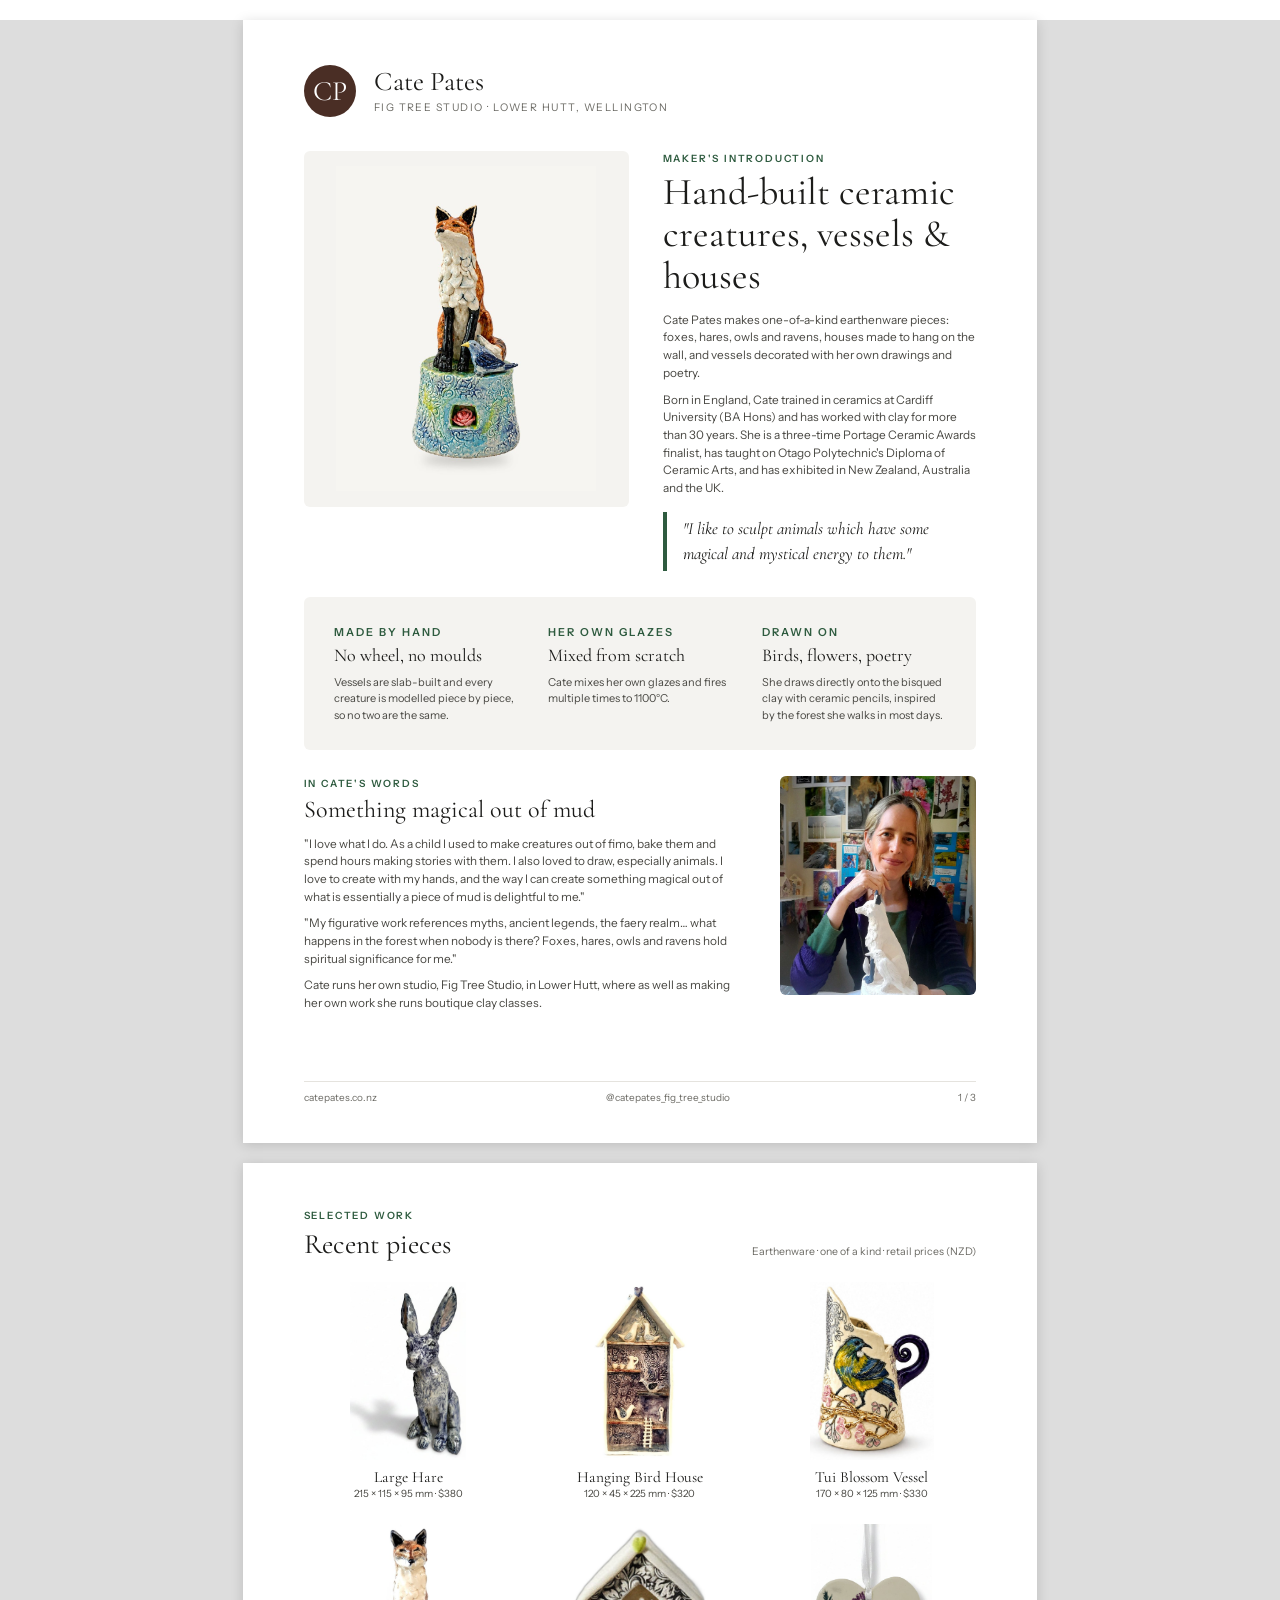
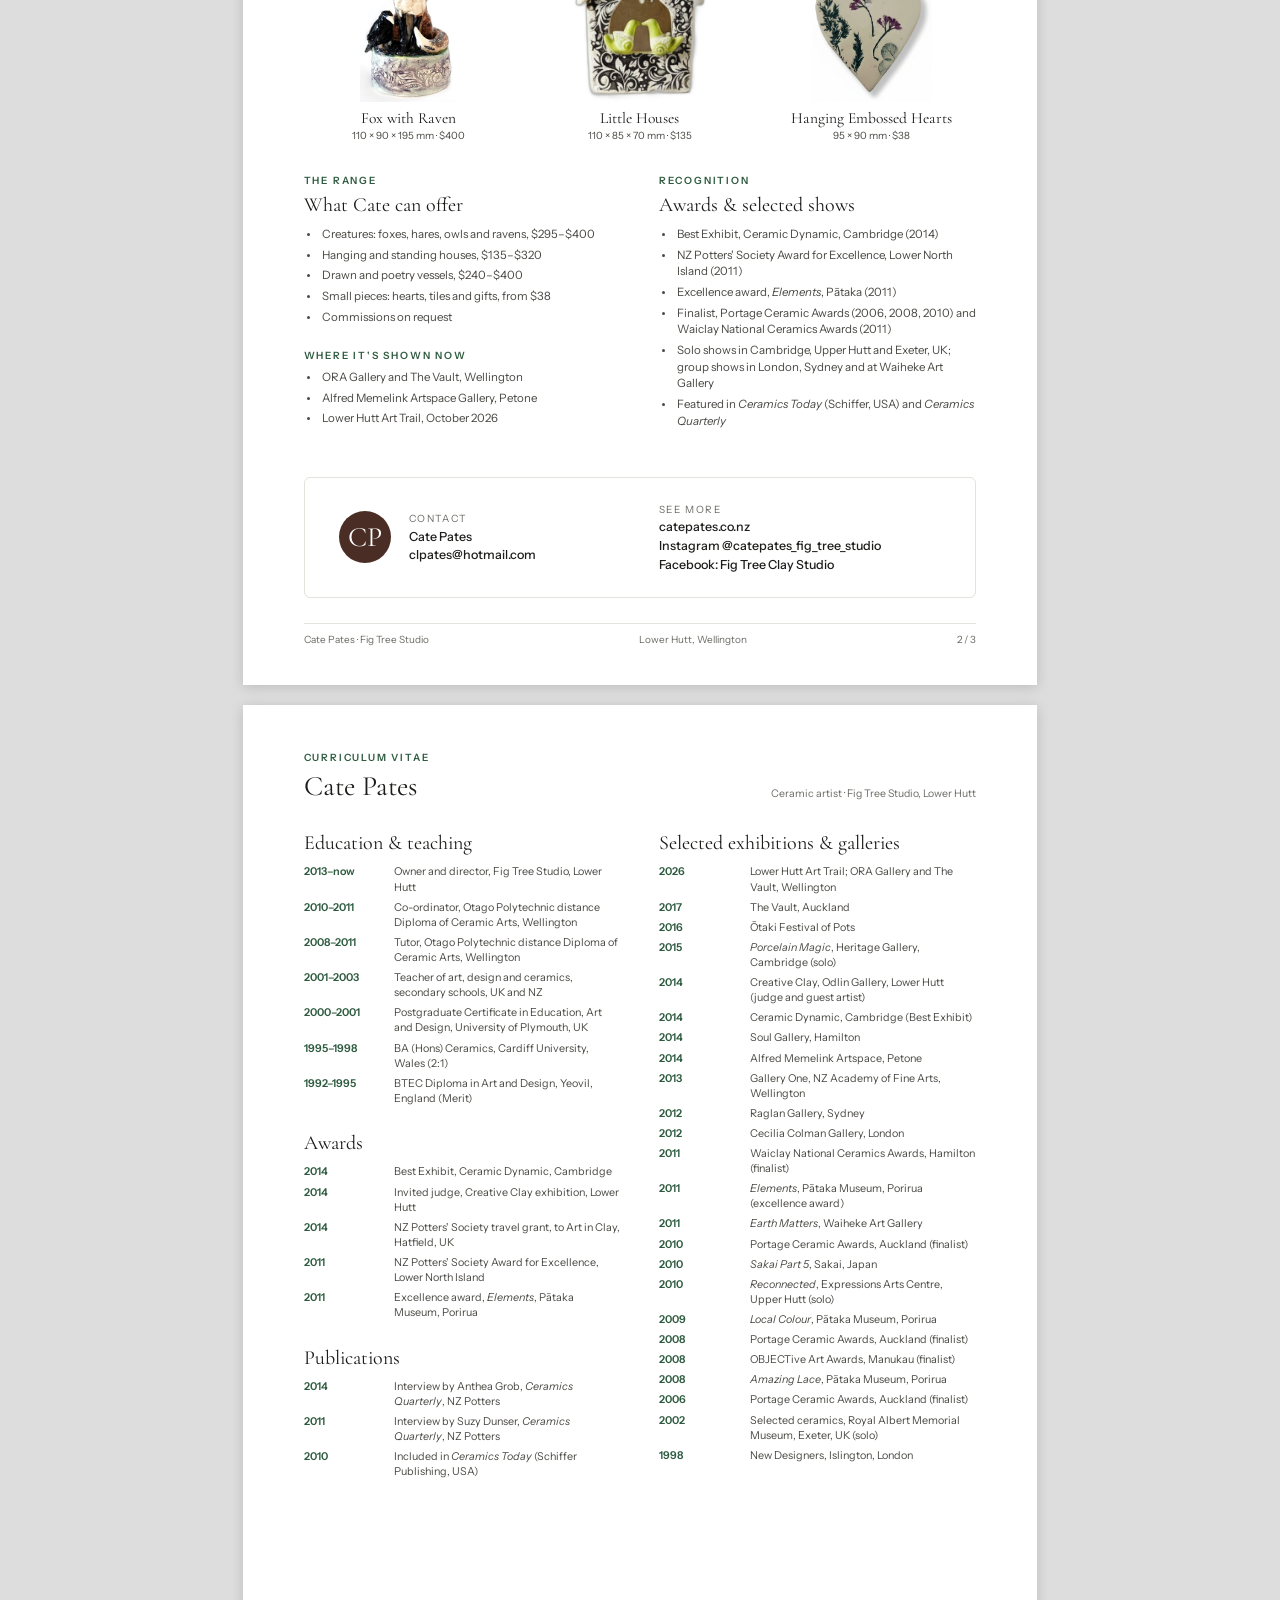
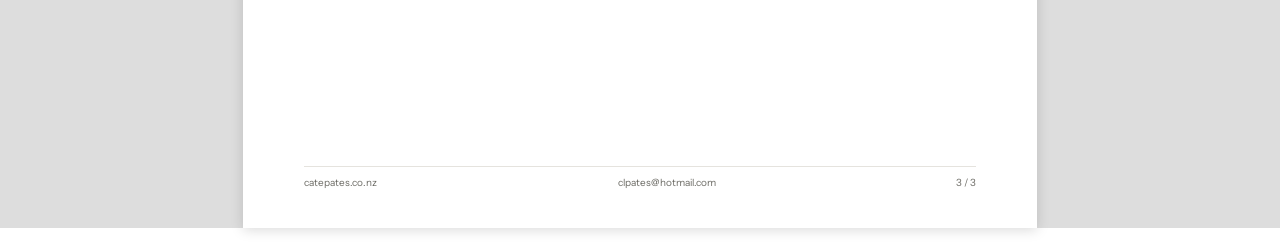
<file: docs/maker-introduction/index.html>
<!doctype html>
<html lang="en">
<head>
<meta charset="utf-8">
<title>Cate Pates – Maker introduction</title>
<!-- Cate's introduction pack for galleries: three A4 pages. Edit the text here, then
     run `node docs/maker-introduction/build.cjs` to make the PDF beside this file. -->
<link href="https://fonts.googleapis.com/css2?family=Cormorant+Garamond:ital,wght@0,300;0,400;0,500;1,300;1,400&family=Instrument+Sans:ital,wght@0,400;0,500;0,600;1,400&display=swap" rel="stylesheet">
<style>
  :root {
    --ink: #1C1C1A; --body: #4A4944; --muted: #6B6A64; --line: #E5E3DE; --soft: #F4F3F0;
    --green: #2E5B3F; --brown: #4A2E25;
    --serif: 'Cormorant Garamond', Georgia, serif; --sans: 'Instrument Sans', system-ui, sans-serif;
  }
  @page { size: A4; margin: 0; }
  * { box-sizing: border-box; }
  html, body { margin: 0; background: #fff; color: var(--body); font-family: var(--sans); font-size: 11.8px; line-height: 1.5; }
  .page { position: relative; width: 210mm; height: 297mm; padding: 12mm 16mm 22mm; overflow: hidden; page-break-after: always; }
  .page:last-child { page-break-after: auto; }
  @media screen { body { background: #ddd; } .page { margin: 20px auto; background: #fff; box-shadow: 0 2px 12px rgba(0,0,0,.15); } }
  p { margin: 0 0 9px; }
  em { font-style: italic; }
  .eyebrow { margin: 0 0 6px; font-size: 10px; font-weight: 600; letter-spacing: .18em; text-transform: uppercase; color: var(--green); }
  .serif { font-family: var(--serif); font-weight: 400; color: var(--ink); }
  h1, h2, h3 { margin: 0; font-family: var(--serif); font-weight: 400; color: var(--ink); line-height: 1.1; }
  h1 { font-size: 38px; }
  h2 { font-size: 28px; }
  h3 { font-size: 20px; }
  .mark { display: grid; place-items: center; width: 52px; height: 52px; border-radius: 50%; background: var(--brown); color: #fff; font-family: var(--serif); font-size: 28px; letter-spacing: -.02em; flex: none; }
  .foot { position: absolute; left: 16mm; right: 16mm; bottom: 10mm; display: flex; justify-content: space-between; padding-top: 8px; border-top: 1px solid var(--line); font-size: 10px; color: var(--muted); }
  ul.dots { margin: 0; padding: 0 0 0 16px; }
  ul.dots li { margin: 0 0 4px; padding-left: 2px; line-height: 1.45; }
  ul.dots li::marker { font-size: 9px; }

  /* Page 1 */
  .brand { display: flex; align-items: center; gap: 18px; }
  .brand .name { font-family: var(--serif); font-size: 27px; color: var(--ink); line-height: 1.1; }
  .brand .sub { margin-top: 4px; font-size: 10.5px; letter-spacing: .14em; text-transform: uppercase; color: var(--muted); }
  .intro { display: grid; grid-template-columns: 86mm 1fr; gap: 9mm; margin-top: 9mm; }
  .hero { background: var(--soft); border-radius: 6px; height: 94mm; display: flex; align-items: center; justify-content: center; overflow: hidden; }
  .hero img { height: 86mm; width: auto; max-width: 100%; object-fit: contain; }
  .intro h1 { margin-bottom: 14px; }
  .quote { margin: 14px 0 0; padding: 4px 0 4px 16px; border-left: 4px solid var(--green); font-family: var(--serif); font-style: italic; font-size: 17px; line-height: 1.5; color: var(--ink); }
  .features { display: grid; grid-template-columns: repeat(3, 1fr); gap: 8mm; margin-top: 7mm; padding: 7mm 8mm; background: var(--soft); border-radius: 6px; }
  .features h3 { font-size: 18px; margin: 6px 0 8px; }
  .features p { font-size: 11px; margin: 0; }
  .words { display: grid; grid-template-columns: 1fr 52mm; gap: 9mm; margin-top: 7mm; }
  .words h2 { font-size: 24px; margin-bottom: 12px; }
  .words img { width: 100%; height: 58mm; object-fit: cover; border-radius: 6px; }

  /* Page 2 */
  .head { display: flex; justify-content: space-between; align-items: flex-end; }
  .head .note { font-size: 10.5px; color: var(--muted); }
  .pieces { display: grid; grid-template-columns: repeat(3, 1fr); gap: 6mm 6mm; margin-top: 6mm; text-align: center; }
  .pieces img { height: 47mm; width: auto; max-width: 100%; object-fit: contain; }
  .pieces .t { font-family: var(--serif); font-size: 15.5px; color: var(--ink); margin-top: 2px; line-height: 1.2; }
  .pieces .m { font-size: 10px; }
  .two { display: grid; grid-template-columns: 1fr 1fr; gap: 10mm; margin-top: 8mm; font-size: 11.5px; }
  .two h3 { margin-bottom: 10px; }
  .two .eyebrow + h3 { margin-top: 0; }
  .two section + section { margin-top: 6mm; }
  .contact { position: absolute; left: 16mm; right: 16mm; bottom: 23mm; display: grid; grid-template-columns: 1fr 1fr; gap: 10mm; padding: 6mm 9mm; border: 1px solid var(--line); border-radius: 6px; }
  .contact .who { display: flex; align-items: center; gap: 18px; }
  .contact .label { font-size: 10px; letter-spacing: .16em; text-transform: uppercase; color: var(--muted); }
  .contact strong { display: block; font-weight: 500; color: var(--ink); font-size: 12.5px; }

  /* Page 3 */
  .cv { display: grid; grid-template-columns: 1fr 1fr; gap: 10mm; margin-top: 8mm; }
  .cv h3 { margin: 0 0 10px; }
  .cv section + section { margin-top: 7mm; }
  .cv dl { display: grid; grid-template-columns: 19mm 1fr; gap: 5px 5mm; margin: 0; font-size: 10.8px; line-height: 1.4; }
  .cv dt { font-weight: 600; color: var(--green); }
  .cv dd { margin: 0; }
</style>
</head>
<body>

<!-- ============ Page 1: about Cate ============ -->
<div class="page">
  <div class="brand">
    <div class="mark">CP</div>
    <div>
      <div class="name">Cate Pates</div>
      <div class="sub">Fig Tree Studio · Lower Hutt, Wellington</div>
    </div>
  </div>

  <div class="intro">
    <div class="hero"><img src="img/hero-fox.jpg" alt="Cate's ceramic fox with a bluebird on a glazed base"></div>
    <div>
      <p class="eyebrow">Maker's introduction</p>
      <h1>Hand-built ceramic creatures, vessels &amp; houses</h1>
      <p>Cate Pates makes one-of-a-kind earthenware pieces: foxes, hares, owls and ravens, houses made to hang on the wall, and vessels decorated with her own drawings and poetry.</p>
      <p>Born in England, Cate trained in ceramics at Cardiff University (BA Hons) and has worked with clay for more than 30 years. She is a three-time Portage Ceramic Awards finalist, has taught on Otago Polytechnic's Diploma of Ceramic Arts, and has exhibited in New Zealand, Australia and the UK.</p>
      <p class="quote">"I like to sculpt animals which have some magical and mystical energy to them."</p>
    </div>
  </div>

  <div class="features">
    <div>
      <p class="eyebrow">Made by hand</p>
      <h3>No wheel, no moulds</h3>
      <p>Vessels are slab-built and every creature is modelled piece by piece, so no two are the same.</p>
    </div>
    <div>
      <p class="eyebrow">Her own glazes</p>
      <h3>Mixed from scratch</h3>
      <p>Cate mixes her own glazes and fires multiple times to 1100°C.</p>
    </div>
    <div>
      <p class="eyebrow">Drawn on</p>
      <h3>Birds, flowers, poetry</h3>
      <p>She draws directly onto the bisqued clay with ceramic pencils, inspired by the forest she walks in most days.</p>
    </div>
  </div>

  <div class="words">
    <div>
      <p class="eyebrow">In Cate's words</p>
      <h2>Something magical out of mud</h2>
      <p>"I love what I do. As a child I used to make creatures out of fimo, bake them and spend hours making stories with them. I also loved to draw, especially animals. I love to create with my hands, and the way I can create something magical out of what is essentially a piece of mud is delightful to me."</p>
      <p>"My figurative work references myths, ancient legends, the faery realm… what happens in the forest when nobody is there? Foxes, hares, owls and ravens hold spiritual significance for me."</p>
      <p>Cate runs her own studio, Fig Tree Studio, in Lower Hutt, where as well as making her own work she runs boutique clay classes.</p>
    </div>
    <img src="img/cate.jpg" alt="Cate Pates in her studio holding a white ceramic hare">
  </div>

  <div class="foot"><span>catepates.co.nz</span><span>@catepates_fig_tree_studio</span><span>1 / 3</span></div>
</div>

<!-- ============ Page 2: selected work, range, recognition ============ -->
<div class="page">
  <div class="head">
    <div><p class="eyebrow">Selected work</p><h2>Recent pieces</h2></div>
    <span class="note">Earthenware · one of a kind · retail prices (NZD)</span>
  </div>

  <div class="pieces">
    <div><img src="img/large-hare.jpg" alt=""><div class="t">Large Hare</div><div class="m">215 × 115 × 95 mm · $380</div></div>
    <div><img src="img/hanging-bird-house.jpg" alt=""><div class="t">Hanging Bird House</div><div class="m">120 × 45 × 225 mm · $320</div></div>
    <div><img src="img/tui-blossom-vessel.jpg" alt=""><div class="t">Tui Blossom Vessel</div><div class="m">170 × 80 × 125 mm · $330</div></div>
    <div><img src="img/fox-with-raven.jpg" alt=""><div class="t">Fox with Raven</div><div class="m">110 × 90 × 195 mm · $400</div></div>
    <div><img src="img/little-houses.jpg" alt=""><div class="t">Little Houses</div><div class="m">110 × 85 × 70 mm · $135</div></div>
    <div><img src="img/hanging-hearts.jpg" alt=""><div class="t">Hanging Embossed Hearts</div><div class="m">95 × 90 mm · $38</div></div>
  </div>

  <div class="two">
    <div>
      <section>
        <p class="eyebrow">The range</p>
        <h3>What Cate can offer</h3>
        <ul class="dots">
          <li>Creatures: foxes, hares, owls and ravens, $295–$400</li>
          <li>Hanging and standing houses, $135–$320</li>
          <li>Drawn and poetry vessels, $240–$400</li>
          <li>Small pieces: hearts, tiles and gifts, from $38</li>
          <li>Commissions on request</li>
        </ul>
      </section>
      <section>
        <p class="eyebrow">Where it's shown now</p>
        <ul class="dots">
          <li>ORA Gallery and The Vault, Wellington</li>
          <li>Alfred Memelink Artspace Gallery, Petone</li>
          <li>Lower Hutt Art Trail, October 2026</li>
        </ul>
      </section>
    </div>
    <div>
      <section>
        <p class="eyebrow">Recognition</p>
        <h3>Awards &amp; selected shows</h3>
        <ul class="dots">
          <li>Best Exhibit, Ceramic Dynamic, Cambridge (2014)</li>
          <li>NZ Potters' Society Award for Excellence, Lower North Island (2011)</li>
          <li>Excellence award, <em>Elements</em>, Pātaka (2011)</li>
          <li>Finalist, Portage Ceramic Awards (2006, 2008, 2010) and Waiclay National Ceramics Awards (2011)</li>
          <li>Solo shows in Cambridge, Upper Hutt and Exeter, UK; group shows in London, Sydney and at Waiheke Art Gallery</li>
          <li>Featured in <em>Ceramics Today</em> (Schiffer, USA) and <em>Ceramics Quarterly</em></li>
        </ul>
      </section>
    </div>
  </div>

  <div class="contact">
    <div class="who">
      <div class="mark">CP</div>
      <div><span class="label">Contact</span><strong>Cate Pates</strong><strong>clpates@hotmail.com</strong></div>
    </div>
    <div><span class="label">See more</span><strong>catepates.co.nz</strong><strong>Instagram @catepates_fig_tree_studio</strong><strong>Facebook: Fig Tree Clay Studio</strong></div>
  </div>

  <div class="foot"><span>Cate Pates · Fig Tree Studio</span><span>Lower Hutt, Wellington</span><span>2 / 3</span></div>
</div>

<!-- ============ Page 3: CV ============ -->
<div class="page">
  <div class="head">
    <div><p class="eyebrow">Curriculum vitae</p><h2>Cate Pates</h2></div>
    <span class="note">Ceramic artist · Fig Tree Studio, Lower Hutt</span>
  </div>

  <div class="cv">
    <div>
      <section>
        <h3>Education &amp; teaching</h3>
        <dl>
          <dt>2013–now</dt><dd>Owner and director, Fig Tree Studio, Lower Hutt</dd>
          <dt>2010–2011</dt><dd>Co-ordinator, Otago Polytechnic distance Diploma of Ceramic Arts, Wellington</dd>
          <dt>2008–2011</dt><dd>Tutor, Otago Polytechnic distance Diploma of Ceramic Arts, Wellington</dd>
          <dt>2001–2003</dt><dd>Teacher of art, design and ceramics, secondary schools, UK and NZ</dd>
          <dt>2000–2001</dt><dd>Postgraduate Certificate in Education, Art and Design, University of Plymouth, UK</dd>
          <dt>1995–1998</dt><dd>BA (Hons) Ceramics, Cardiff University, Wales (2:1)</dd>
          <dt>1992–1995</dt><dd>BTEC Diploma in Art and Design, Yeovil, England (Merit)</dd>
        </dl>
      </section>
      <section>
        <h3>Awards</h3>
        <dl>
          <dt>2014</dt><dd>Best Exhibit, Ceramic Dynamic, Cambridge</dd>
          <dt>2014</dt><dd>Invited judge, Creative Clay exhibition, Lower Hutt</dd>
          <dt>2014</dt><dd>NZ Potters' Society travel grant, to Art in Clay, Hatfield, UK</dd>
          <dt>2011</dt><dd>NZ Potters' Society Award for Excellence, Lower North Island</dd>
          <dt>2011</dt><dd>Excellence award, <em>Elements</em>, Pātaka Museum, Porirua</dd>
        </dl>
      </section>
      <section>
        <h3>Publications</h3>
        <dl>
          <dt>2014</dt><dd>Interview by Anthea Grob, <em>Ceramics Quarterly</em>, NZ Potters</dd>
          <dt>2011</dt><dd>Interview by Suzy Dunser, <em>Ceramics Quarterly</em>, NZ Potters</dd>
          <dt>2010</dt><dd>Included in <em>Ceramics Today</em> (Schiffer Publishing, USA)</dd>
        </dl>
      </section>
    </div>
    <div>
      <section>
        <h3>Selected exhibitions &amp; galleries</h3>
        <dl>
          <dt>2026</dt><dd>Lower Hutt Art Trail; ORA Gallery and The Vault, Wellington</dd>
          <dt>2017</dt><dd>The Vault, Auckland</dd>
          <dt>2016</dt><dd>Ōtaki Festival of Pots</dd>
          <dt>2015</dt><dd><em>Porcelain Magic</em>, Heritage Gallery, Cambridge (solo)</dd>
          <dt>2014</dt><dd>Creative Clay, Odlin Gallery, Lower Hutt (judge and guest artist)</dd>
          <dt>2014</dt><dd>Ceramic Dynamic, Cambridge (Best Exhibit)</dd>
          <dt>2014</dt><dd>Soul Gallery, Hamilton</dd>
          <dt>2014</dt><dd>Alfred Memelink Artspace, Petone</dd>
          <dt>2013</dt><dd>Gallery One, NZ Academy of Fine Arts, Wellington</dd>
          <dt>2012</dt><dd>Raglan Gallery, Sydney</dd>
          <dt>2012</dt><dd>Cecilia Colman Gallery, London</dd>
          <dt>2011</dt><dd>Waiclay National Ceramics Awards, Hamilton (finalist)</dd>
          <dt>2011</dt><dd><em>Elements</em>, Pātaka Museum, Porirua (excellence award)</dd>
          <dt>2011</dt><dd><em>Earth Matters</em>, Waiheke Art Gallery</dd>
          <dt>2010</dt><dd>Portage Ceramic Awards, Auckland (finalist)</dd>
          <dt>2010</dt><dd><em>Sakai Part 5</em>, Sakai, Japan</dd>
          <dt>2010</dt><dd><em>Reconnected</em>, Expressions Arts Centre, Upper Hutt (solo)</dd>
          <dt>2009</dt><dd><em>Local Colour</em>, Pātaka Museum, Porirua</dd>
          <dt>2008</dt><dd>Portage Ceramic Awards, Auckland (finalist)</dd>
          <dt>2008</dt><dd>OBJECTive Art Awards, Manukau (finalist)</dd>
          <dt>2008</dt><dd><em>Amazing Lace</em>, Pātaka Museum, Porirua</dd>
          <dt>2006</dt><dd>Portage Ceramic Awards, Auckland (finalist)</dd>
          <dt>2002</dt><dd>Selected ceramics, Royal Albert Memorial Museum, Exeter, UK (solo)</dd>
          <dt>1998</dt><dd>New Designers, Islington, London</dd>
        </dl>
      </section>
    </div>
  </div>

  <div class="foot"><span>catepates.co.nz</span><span>clpates@hotmail.com</span><span>3 / 3</span></div>
</div>

</body>
</html>
</file>
